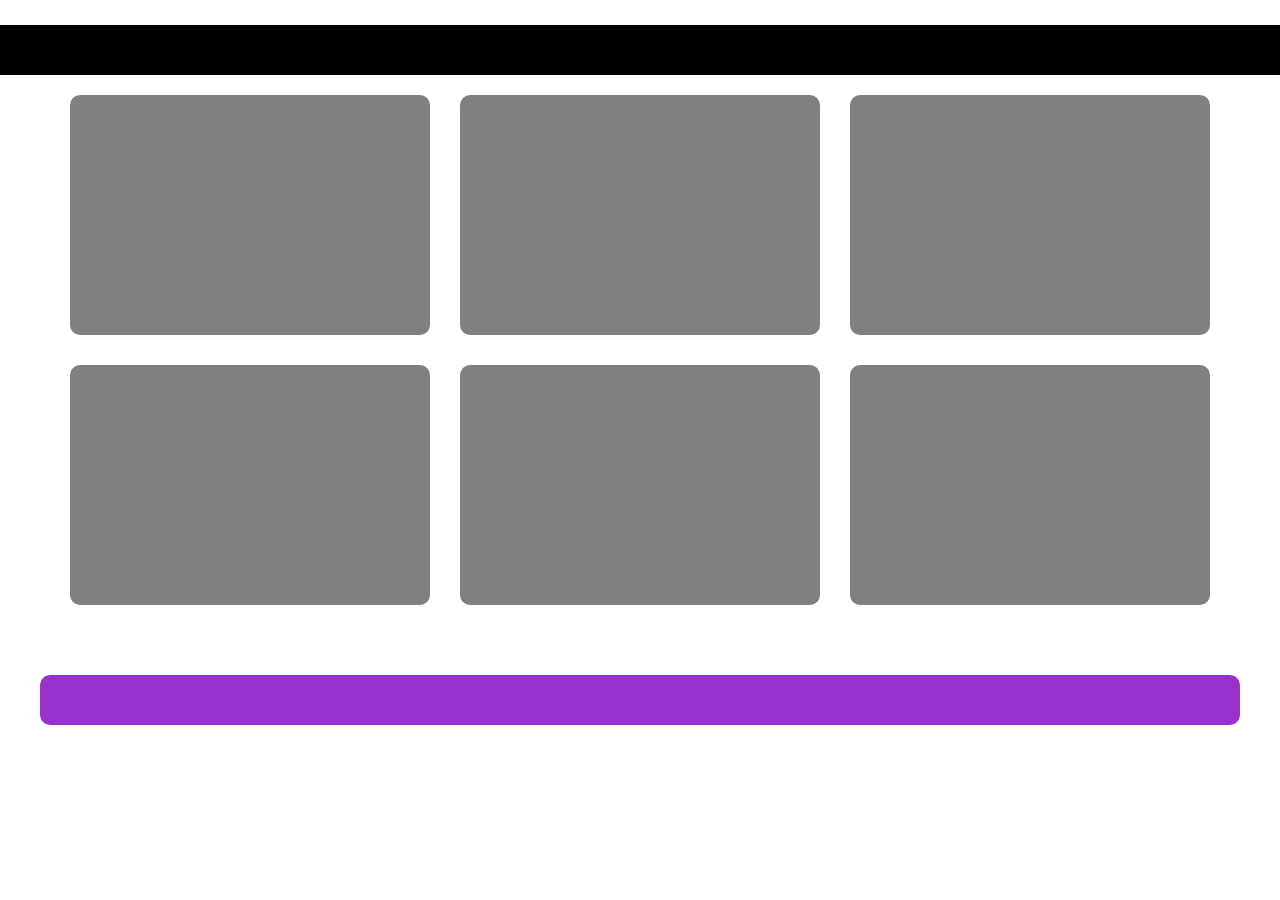
<file: pyp-first page/index.html>
<!DOCTYPE html>
<html lang="en">
<head>
    <meta charset="UTF-8">
    <meta http-equiv="X-UA-Compatible" content="IE=edge">
    <meta name="viewport" content="width=device-width, initial-scale=1.0">
    <title>Pyp-FirstPage</title>
    <link rel="stylesheet" href="css/style.css">
</head>
<body>
    <header>
    </header>

    <section id="middle">
            <div class="box"></div>
            <div class="box"></div>
            <div class="box"></div>
            <div class="box"></div>
            <div class="box"></div>
            <div class="box"></div>
    </section>

    <footer>
    </footer>
</body>
</html>
</file>
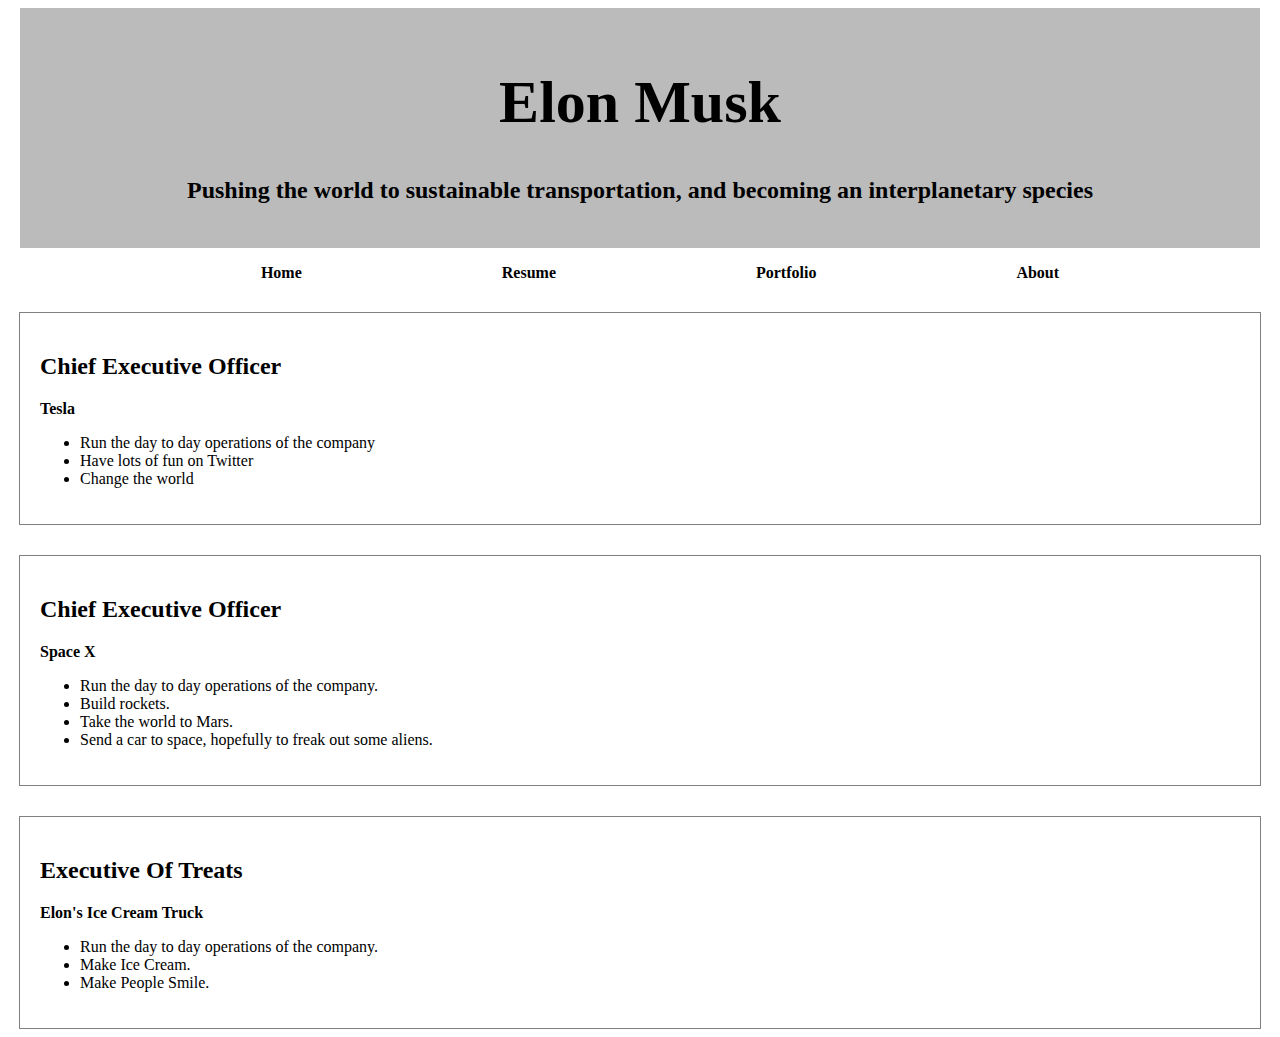
<file: pyp-second page/index.html>
<!DOCTYPE html>
<html lang="en">
<head>
    <meta charset="UTF-8">
    <meta http-equiv="X-UA-Compatible" content="IE=edge">
    <meta name="viewport" content="width=device-width, initial-scale=1.0">
    <title>Pyp-Second</title>
    <link rel="stylesheet" href="css/style.css">
</head>
<body>
    <header>
        <h1 class="heading">Elon Musk</h1>
        <p class="paragraph">Pushing the world to sustainable transportation, and becoming an interplanetary species</p>
    </header>

    <section id="navbar">
        <ul>
            <li>Home</li>
            <li>Resume</li>
            <li>Portfolio</li>
            <li>About</li>
        </ul>
    </section>

    <section id="banner">
        <h2>Chief Executive Officer</h2>
        <p>Tesla</p>

        <ul>
            <li>Run the day to day operations of the company</li>
            <li>Have lots of fun on Twitter</li>
            <li>Change the world</li>
        </ul>
    </section>
    <section id="two-banner">
        <h2>Chief Executive Officer</h2>
        <p>Space X</p>

        <ul>
            <li>Run the day to day operations of the company.</li>
            <li>Build rockets.</li>
            <li>Take the world to Mars.</li>
            <li>Send a car to space, hopefully to freak out some aliens.</li>
        </ul>
    </section>

    <section id="three-banner">
        <h2>Executive Of Treats</h2>
        <p>Elon's Ice Cream Truck</p>

        <ul>
            <li>Run the day to day operations of the company.</li>
            <li>Make Ice Cream.</li>
            <li>Make People Smile.</li>
        </ul>
    </section>
</body>
</html>
</file>
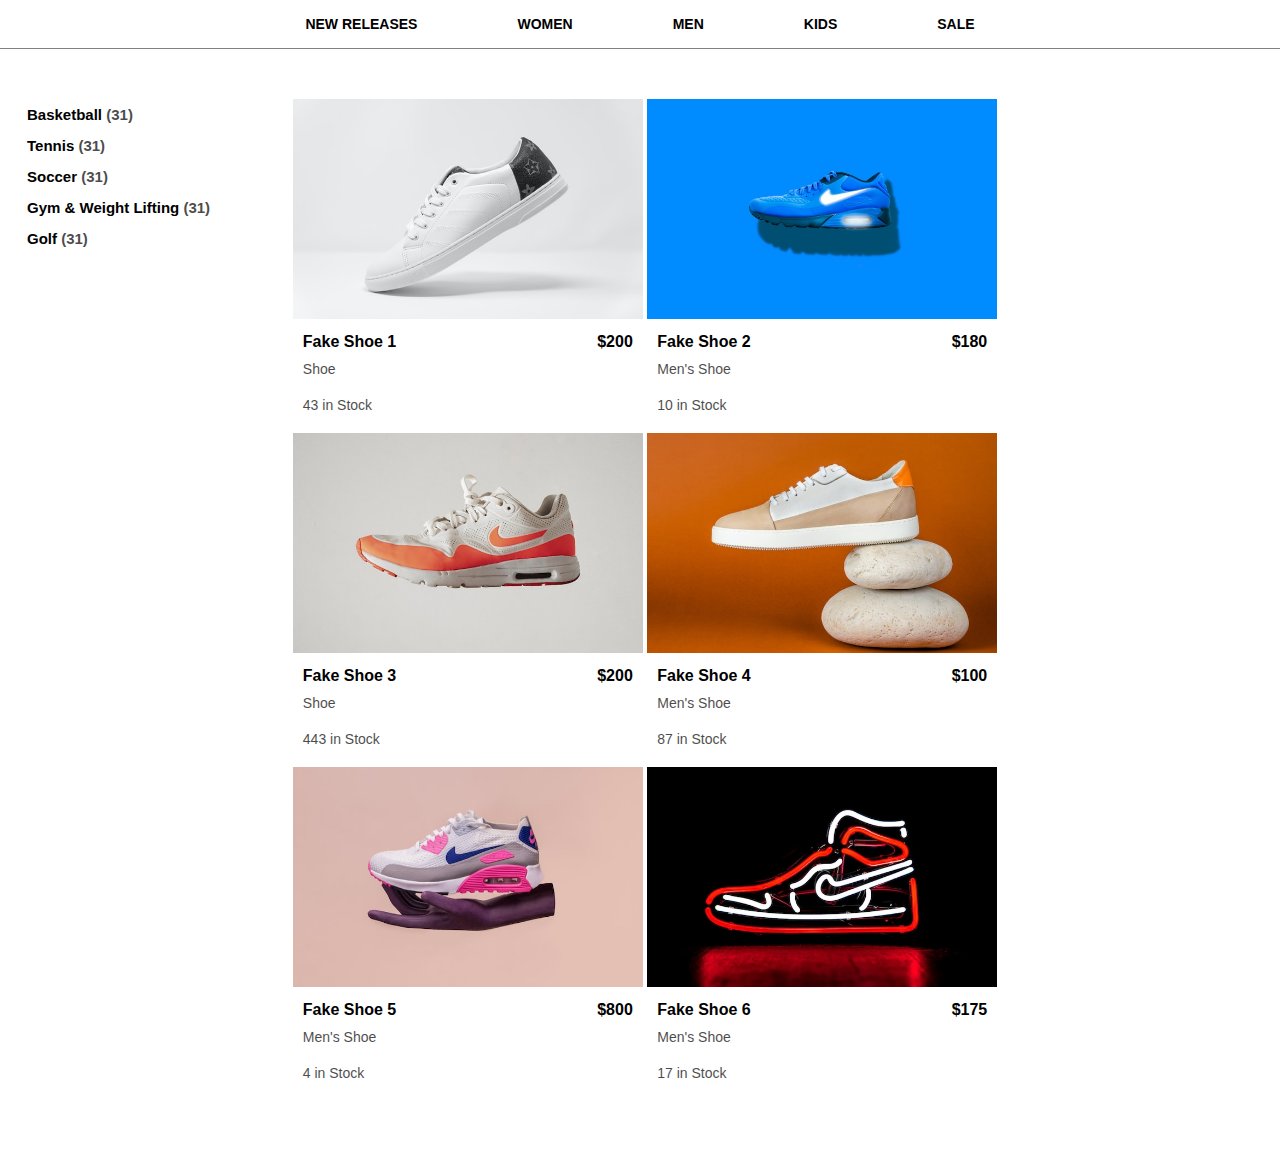
<file: pyp-third Page/index.html>
<!DOCTYPE html>
<html lang="en">
<head>
    <meta charset="UTF-8">
    <meta http-equiv="X-UA-Compatible" content="IE=edge">
    <meta name="viewport" content="width=device-width, initial-scale=1.0">
    <title>Pyp Third</title>
    <link rel="stylesheet" href="css/style.css">
</head>
<body>
    <nav>
        <ul>
            <li>NEW RELEASES</li>
            <li>WOMEN</li>
            <li>MEN</li>
            <li>KIDS</li>
            <li>SALE</li>
        </ul>
    </nav>

    <header>
        <div class="left">
            <ul>
                <li>Basketball <span>(31)</span></li>
                <li>Tennis <span>(31)</span></li>
                <li>Soccer <span>(31)</span></li>
                <li>Gym & Weight Lifting <span>(31)</span></li>
                <li>Golf <span>(31)</span></li>
            </ul>
        </div>
        <div class="right">
            <div class="main">
                <div class="img-wrapper">
                    <img src="images/shoe1.jpg" alt="">
                </div>
                <div class="text">
                    <span>Fake Shoe 1</span>
                    <span class="money">$200</span>
                    <p>Shoe</p>
                    <p>43 in Stock</p>
                </div>
            </div>
            <div class="main">
                <div class="img-wrapper">
                    <img src="images/shoe2.jpg" alt="">
                </div>
                <div class="text">
                    <span>Fake Shoe 2</span>
                    <span class="money">$180</span>
                    <p>Men's Shoe</p>
                    <p>10 in Stock</p>
                </div>
            </div>
            <div class="main">
                <div class="img-wrapper">
                    <img src="images/shoe3.jpg" alt="">
                </div>
                <div class="text">
                    <span>Fake Shoe 3</span>
                    <span class="money">$200</span>
                    <p>Shoe</p>
                    <p>443 in Stock</p>
                </div>
            </div>
            <div class="main">
                <div class="img-wrapper">
                    <img src="images/shoe4.jpg" alt="">
                </div>
                <div class="text">
                    <span>Fake Shoe 4</span>
                    <span class="money">$100</span>
                    <p>Men's Shoe</p>
                    <p>87 in Stock</p>
                </div>
            </div>
            <div class="main">
                <div class="img-wrapper">
                    <img src="images/shoe5.jpg" alt="">
                </div>
                <div class="text">
                    <span>Fake Shoe 5</span>
                    <span class="money">$800</span>
                    <p>Men's Shoe</p>
                    <p>4 in Stock</p>
                </div>
            </div>
            <div class="main">
                <div class="img-wrapper">
                    <img src="images/shoe6.jpg" alt="">
                </div>
                <div class="text">
                    <span>Fake Shoe 6</span>
                    <span class="money">$175</span>
                    <p>Men's Shoe</p>
                    <p>17 in Stock</p>
                </div>
            </div>
        </div>
    </header>
</body>
</html>
</file>
<file: pyp-first page/css/style.css>
*{
    margin: 0;
    padding: 0;
    box-sizing: border-box;
}
header{
    margin-top: 25px;
    padding: 25px;
    background-color: black;
}

#middle{
    display: flex;
    flex-wrap: wrap;
    gap: 30px;
    max-width: 1140px;
    width: 100%;
    margin: 20px auto;
}

#middle .box{
    padding: 120px 180px;
    border-radius: 10px;
    background-color: gray;
}

footer{
    padding: 25px;
    max-width: 1200px;
    width: 100%;
    margin: 70px auto;
    background-color: darkorchid;
    border-radius: 10px;
}
</file>
<file: pyp-second page/css/style.css>
header{
    padding: 20px;
    background-color: rgb(187, 187, 187);
    max-width: 1200px;
    width: 100%;
    margin: 0 auto;
}

header .heading{
    text-align: center;
    font-size: 60px;
    font-weight: bolder;
}

header .paragraph{
    font-size: 24px;
    font-weight: bolder;
    text-align: center;
}

#navbar{
    text-align: center;
}

#navbar ul{
    display: flex;
    justify-content: center;
    gap: 200px;
    list-style-type: none;
    font-weight: bolder;
}

#banner{
    padding: 20px;
    max-width: 1200px;
    width: 100%;
    margin: 30px auto;
    border: 1px solid gray;
}

#banner p{
    font-weight: bolder;
}

#two-banner{
    padding: 20px;
    max-width: 1200px;
    width: 100%;
    margin: 30px auto;
    border: 1px solid gray;
}

#two-banner p{
    font-weight: bolder;
}

#three-banner{
    padding: 20px;
    max-width: 1200px;
    width: 100%;
    margin: 0 auto;
    border: 1px solid gray;
}

#three-banner p{
    font-weight: bolder;
}
</file>
<file: pyp-third Page/css/style.css>
*{
    margin: 0;
    padding: 0;
    box-sizing: border-box;
    font-family: sans-serif;
}
nav{
    display: flex;
    justify-content: center;
    padding: 16px;
    border-bottom: 1px solid gray;
}

nav ul{
    display: flex;
    justify-content: center;
    gap: 100px;
    list-style-type: none;
    font-weight: bolder;
    font-size: 14px;
}

header{
    display: flex;
    padding: 50px 20px;
    justify-content: space-between;
}

header ul{
    list-style-type: none;
    font-weight: bolder;
    font-size: 15px;
}

header ul li{
    padding: 7px;
}

header .left{
    width: 20%;
}

header .left span{
    opacity: .7;
}

header .right{
    width: 78%;
}

header .right .main{
    width: 350px;
    display: inline-block;
}

header .right .main .text{
    padding: 10px;
}

header .right .main .text p{
    padding-block: 10px;
    font-size: 14px;
    opacity: .7;
}

header .right .main .text span{
    font-size: 16px;
    font-weight: bolder;
}

header .right .main .text .money{
    float: right;

}

header .right .main img{
    width: 100%;
    height: 220px;
    object-fit: cover;
}
</file>
